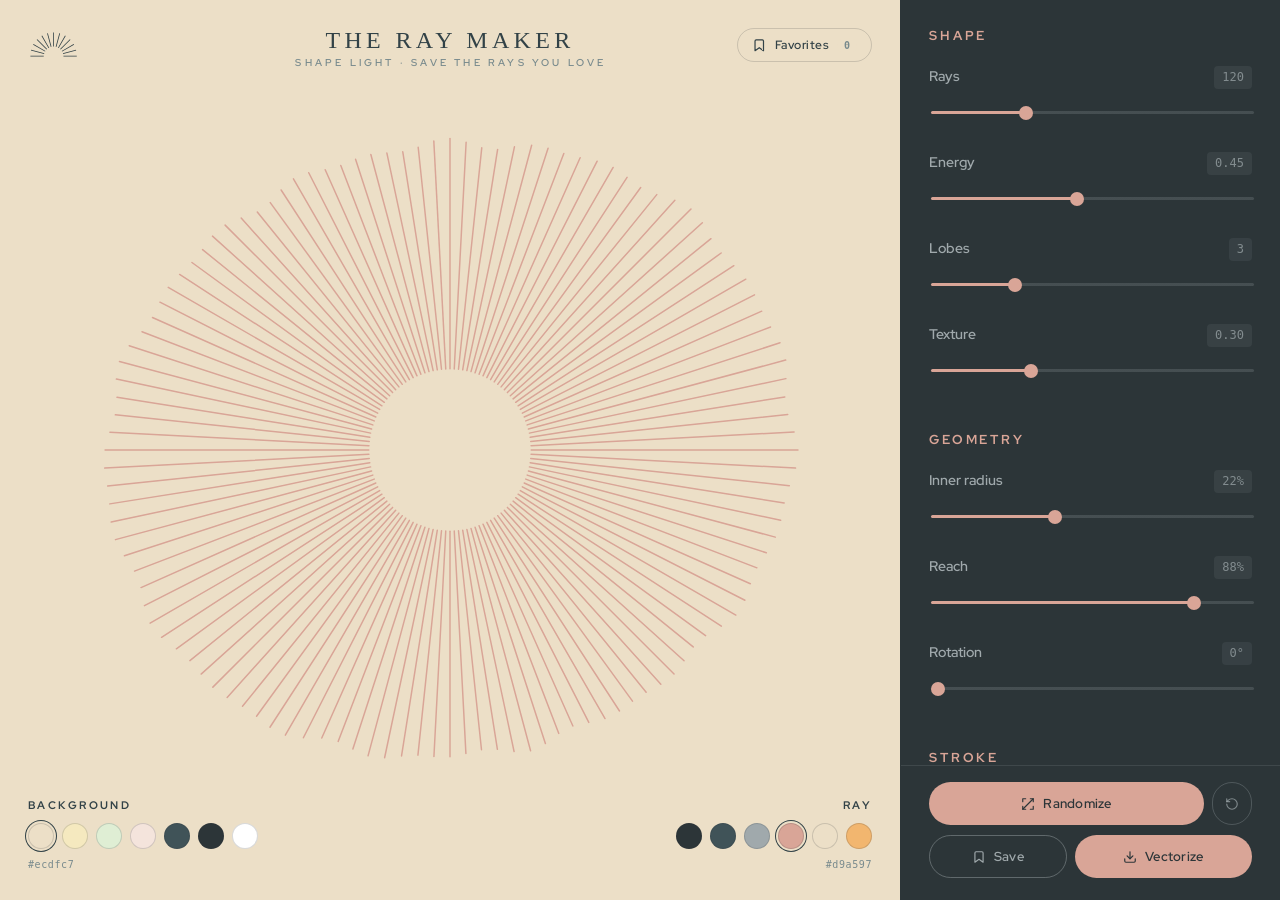
<file: project/Sunburst Configurator.html>
<!doctype html>
<html lang="en">
<head>
<meta charset="utf-8">
<title>Sunburst Configurator — Kaia Cacao</title>
<meta name="viewport" content="width=device-width, initial-scale=1">
<link rel="stylesheet" href="colors_and_type.css">
<style>
  html, body { margin: 0; padding: 0; height: 100%; }
  body {
    font-family: var(--kc-font-sans);
    background: var(--kc-cream-200);
    color: var(--kc-fg);
    overflow: hidden;
  }

  .app {
    display: grid;
    grid-template-columns: 1fr 380px;
    height: 100vh;
    width: 100vw;
  }

  /* ---- Stage ---- */
  .stage {
    position: relative;
    background: var(--kc-cream);
    display: flex;
    align-items: center;
    justify-content: center;
    overflow: hidden;
    --stage-fg: var(--kc-teal-700);
    --stage-fg-muted: var(--kc-fg-muted);
    --stage-chip-ring-inner: var(--kc-cream);
    --stage-chip-border: rgba(44, 53, 56, 0.18);
    transition: background 280ms var(--kc-ease);
  }
  .stage.stage--dark {
    --stage-fg: #ecdfc7;
    --stage-fg-muted: rgba(236, 223, 199, 0.62);
    --stage-chip-ring-inner: rgba(0, 0, 0, 0.35);
    --stage-chip-border: rgba(236, 223, 199, 0.22);
  }
  .stage-inner {
    width: min(82vh, 82%);
    aspect-ratio: 1 / 1;
    position: relative;
    display: flex;
    align-items: center;
    justify-content: center;
  }
  .stage svg { width: 100%; height: 100%; display: block; }

  .stage-header {
    position: absolute;
    top: 28px;
    left: 28px;
    right: 28px;
    display: flex;
    align-items: center;
    justify-content: space-between;
    pointer-events: none;
    gap: 16px;
    z-index: 5;
  }
  .stage-header > * { pointer-events: auto; }
  .brand-mark {
    color: var(--stage-fg);
    display: inline-flex;
    align-items: center;
    transition: color 200ms var(--kc-ease);
  }
  .brand-mark svg { display: block; height: 28px; width: auto; }
  .brand {
    position: absolute;
    left: 50%;
    top: 0;
    transform: translateX(-50%);
    display: flex;
    flex-direction: column;
    align-items: center;
    gap: 6px;
    color: var(--stage-fg);
    text-align: center;
  }
  .brand-title {
    font-family: var(--kc-font-display);
    font-size: 24px;
    letter-spacing: 0.18em;
    line-height: 1;
  }
  .brand-tagline {
    font-family: var(--kc-font-sans);
    font-size: 10px;
    font-weight: 600;
    letter-spacing: 0.32em;
    text-transform: uppercase;
    color: var(--stage-fg-muted);
    line-height: 1;
    padding-left: 2px;
  }
  /* Stage palettes — anchored to bottom corners of the cream stage */
  .stage-palette {
    position: absolute;
    bottom: 28px;
    display: flex;
    flex-direction: column;
    gap: 8px;
    pointer-events: auto;
    z-index: 5;
  }
  .stage-palette--bg { left: 28px; align-items: flex-start; }
  .stage-palette--ray { right: 28px; align-items: flex-end; }
  p.stage-palette-label {
    font-family: var(--kc-font-sans);
    font-size: 11px;
    font-weight: 700;
    letter-spacing: 0.22em;
    text-transform: uppercase;
    color: var(--stage-fg);
    margin: 0;
  }
  .stage-palette .colorchips { display: flex; gap: 8px; flex-wrap: wrap; max-width: 280px; }
  .stage-palette--ray .colorchips { justify-content: flex-end; }
  .stage-palette .stage-chip {
    width: 26px; height: 26px;
    border-radius: 999px;
    cursor: pointer;
    border: 1px solid var(--stage-chip-border);
    transition: transform 160ms var(--kc-ease);
    padding: 0;
  }
  .stage-palette .stage-chip:hover { transform: scale(1.1); }
  .stage-palette .stage-chip.active {
    box-shadow: 0 0 0 2px var(--stage-chip-ring-inner), 0 0 0 3px var(--stage-fg);
  }
  p.stage-palette-hex {
    font-family: var(--kc-font-mono);
    font-size: 10px;
    letter-spacing: 0.06em;
    color: var(--stage-fg-muted);
    margin: 0;
  }

  /* ---- Panel ---- */
  .panel {
    background: #2c3538;
    border-left: 1px solid #2c3538;
    color: #a0a9ac;
    display: flex;
    flex-direction: column;
    min-height: 0;
  }
  .panel-body {
    padding: 22px 28px 22px;
    overflow-y: auto;
    flex: 1;
    min-height: 0;
  }
  .panel-footer {
    padding: 16px 28px 22px;
    background: #2c3538;
    border-top: 1px solid rgba(160,169,172,0.16);
    flex-shrink: 0;
  }

  .group { padding: 20px 0; }
  .group:first-of-type { padding-top: 4px; }
  .group:last-of-type { padding-bottom: 4px; }
  p.group-label {
    font-size: 13px;
    letter-spacing: 0.22em;
    text-transform: uppercase;
    font-weight: 700;
    color: var(--kc-rose);
    margin: 0 0 20px;
  }

  .control + .control { margin-top: 20px; }
  .control { margin-bottom: 0; }
  .control-head {
    display: flex; align-items: baseline; justify-content: space-between;
    margin-bottom: 10px;
  }
  .control-label {
    font-size: 14px;
    font-weight: 600;
    color: #a0a9ac;
  }
  .control-value {
    font-family: var(--kc-font-mono);
    font-size: 12px;
    color: rgba(160,169,172,0.72);
    background: rgba(160,169,172,0.10);
    padding: 2px 8px;
    border-radius: 4px;
  }
  .control-help {
    font-size: 11px;
    color: rgba(160,169,172,0.55);
    margin-top: 6px;
    line-height: 1.4;
  }

  /* Slider */
  input[type="range"] {
    -webkit-appearance: none;
    appearance: none;
    width: 100%;
    height: 24px;
    background: transparent;
    cursor: pointer;
  }
  input[type="range"]::-webkit-slider-runnable-track {
    height: 3px;
    background: linear-gradient(to right, var(--kc-rose) 0%, var(--kc-rose) var(--p, 50%), rgba(160,169,172,0.22) var(--p, 50%), rgba(160,169,172,0.22) 100%);
    border-radius: 2px;
  }
  input[type="range"]::-moz-range-track {
    height: 3px;
    background: rgba(160,169,172,0.22);
    border-radius: 2px;
  }
  input[type="range"]::-moz-range-progress {
    height: 3px;
    background: var(--kc-rose);
    border-radius: 2px;
  }
  input[type="range"]::-webkit-slider-thumb {
    -webkit-appearance: none;
    appearance: none;
    width: 14px; height: 14px;
    border-radius: 999px;
    background: var(--kc-rose);
    border: none;
    box-shadow: none;
    margin-top: -5.5px;
    transition: transform 120ms var(--kc-ease);
  }
  input[type="range"]:active::-webkit-slider-thumb { transform: scale(1.18); }
  input[type="range"]::-moz-range-thumb {
    width: 14px; height: 14px;
    border-radius: 999px;
    background: var(--kc-rose);
    border: none;
    box-shadow: none;
  }

  /* Buttons */
  .btn-row { display: flex; gap: 8px; }
  .btn {
    font-family: var(--kc-font-sans);
    font-weight: 600;
    font-size: 13px;
    letter-spacing: 0.02em;
    padding: 12px 18px;
    border-radius: 999px;
    border: 1px solid transparent;
    cursor: pointer;
    transition: all 200ms var(--kc-ease);
    display: inline-flex;
    align-items: center;
    gap: 8px;
    justify-content: center;
  }
  .btn:active { transform: scale(0.98); }
  .btn--primary {
    background: var(--kc-rose);
    color: #2c3538;
    flex: 1;
  }
  .btn--primary:hover { background: #e8b9ad; }
  .btn--ghost {
    background: transparent;
    color: #a0a9ac;
    border-color: rgba(160,169,172,0.45);
  }
  .btn--ghost:hover { background: rgba(160,169,172,0.10); color: #ecdfc7; border-color: #a0a9ac; }
  .btn--icon {
    padding: 10px 12px;
    background: transparent;
    color: rgba(160,169,172,0.72);
    border: 1px solid rgba(160,169,172,0.30);
  }
  .btn--icon:hover { color: #ecdfc7; border-color: #a0a9ac; }

  /* (chip styles live under .stage-palette \u2014 see top of stylesheet) */

  /* (palette controls moved to stage corners) */

  /* Favorites trigger (anchored in stage header, top-right of stage) */
  .fav-trigger {
    display: inline-flex;
    align-items: center;
    gap: 8px;
    padding: 8px 14px;
    background: transparent;
    border: 1px solid var(--stage-chip-border);
    border-radius: 999px;
    font-family: var(--kc-font-sans);
    font-weight: 600;
    font-size: 12px;
    letter-spacing: 0.04em;
    color: var(--stage-fg);
    cursor: pointer;
    transition: all 200ms var(--kc-ease);
  }
  .fav-trigger:hover { border-color: var(--stage-fg); transform: translateY(-1px); }
  .fav-trigger-count {
    font-family: var(--kc-font-mono);
    font-size: 10px;
    background: var(--stage-chip-ring-inner);
    color: var(--stage-fg-muted);
    padding: 2px 7px;
    border-radius: 999px;
    min-width: 20px;
    text-align: center;
  }
  .fav-trigger.has-items {
    border-color: var(--kc-rose);
    color: var(--kc-rose);
  }
  .fav-trigger.has-items .fav-trigger-count {
    background: var(--kc-rose);
    color: #2c3538;
  }

  /* Drawer */
  .drawer-scrim {
    position: fixed; inset: 0;
    background: rgba(44, 53, 56, 0.32);
    backdrop-filter: blur(2px);
    opacity: 0;
    pointer-events: none;
    transition: opacity 260ms var(--kc-ease);
    z-index: 40;
  }
  .drawer-scrim.open { opacity: 1; pointer-events: auto; }

  .drawer {
    position: fixed;
    top: 0; right: 0;
    width: 460px;
    max-width: 92vw;
    height: 100vh;
    background: #2c3538;
    color: #a0a9ac;
    transform: translateX(100%);
    transition: transform 360ms var(--kc-ease);
    z-index: 50;
    display: flex;
    flex-direction: column;
  }
  .drawer.open { transform: translateX(0); }
  .drawer-head {
    padding: 24px 28px 18px;
    border-bottom: 1px solid rgba(160,169,172,0.16);
    display: flex;
    align-items: flex-start;
    justify-content: space-between;
    gap: 16px;
  }
  .drawer-title {
    font-family: var(--kc-font-display);
    font-size: 28px;
    font-weight: 500;
    letter-spacing: -0.01em;
    color: #ecdfc7;
    margin: 0 0 4px;
  }
  .drawer-sub {
    font-family: var(--kc-font-mono);
    font-size: 12px;
    color: rgba(160,169,172,0.72);
    margin: 0;
  }
  .drawer-body {
    padding: 20px 28px 28px;
    overflow-y: auto;
    flex: 1;
  }
  .favorites-grid {
    display: grid;
    grid-template-columns: repeat(3, 1fr);
    gap: 12px;
  }
  .fav {
    aspect-ratio: 1 / 1;
    background: rgba(160,169,172,0.06);
    border: 1px solid rgba(160,169,172,0.16);
    border-radius: 12px;
    cursor: pointer;
    overflow: hidden;
    position: relative;
    transition: all 200ms var(--kc-ease);
  }
  .fav:hover { border-color: #a0a9ac; transform: translateY(-2px); }
  .fav svg { width: 100%; height: 100%; display: block; }
  .fav-del {
    position: absolute;
    top: 4px; right: 4px;
    width: 20px; height: 20px;
    border-radius: 999px;
    background: rgba(44,53,56,0.92);
    border: none;
    cursor: pointer;
    display: none;
    align-items: center;
    justify-content: center;
    color: rgba(160,169,172,0.85);
    font-size: 14px;
    line-height: 1;
    padding: 0;
  }
  .fav:hover .fav-del { display: flex; }
  .fav-del:hover { color: #ecdfc7; }

  .fav-empty {
    grid-column: 1 / -1;
    text-align: center;
    padding: 22px 12px;
    color: rgba(160,169,172,0.62);
    font-size: 12px;
    border: 1px dashed rgba(160,169,172,0.22);
    border-radius: 12px;
    background: transparent;
  }

  /* Toast */
  .toast {
    position: fixed;
    bottom: 28px;
    left: 50%;
    transform: translateX(-50%) translateY(20px);
    background: var(--kc-cream);
    color: var(--kc-ink);
    padding: 12px 22px;
    border-radius: 999px;
    font-size: 13px;
    font-weight: 500;
    opacity: 0;
    pointer-events: none;
    transition: all 320ms var(--kc-ease);
    z-index: 100;
    display: flex; align-items: center; gap: 8px;
    box-shadow: 0 4px 16px rgba(0,0,0,0.18);
  }
  .toast.show {
    opacity: 1;
    transform: translateX(-50%) translateY(0);
  }

  /* Seed pill */
  .seed-pill {
    display: inline-flex; align-items: center; gap: 6px;
    background: rgba(160,169,172,0.10);
    color: rgba(160,169,172,0.85);
    font-family: var(--kc-font-mono);
    font-size: 11px;
    padding: 4px 10px;
    border-radius: 999px;
  }

  /* Sun icon */
  .sun-icon {
    width: 22px; height: 22px;
    color: var(--kc-rose);
  }

  @media (max-width: 980px) {
    .app { grid-template-columns: 1fr; grid-template-rows: minmax(50vh, 1fr) auto; }
    .panel { border-left: none; border-top: 1px solid #2c3538; }
  }
</style>
</head>
<body class="kc">

<div class="app">

  <!-- ============ STAGE ============ -->
  <section class="stage">
    <div class="stage-header">
      <a class="brand-mark" href="#" aria-label="Kaia Cacao">
        <svg viewBox="0 0 614.6 336.2" xmlns="http://www.w3.org/2000/svg" fill="currentColor" aria-hidden="true">
          <path d="M368.8,204.3l83.9-145.4c-2.7-1.6-5.3-3.2-8.1-4.8l-84.1,145.6c2.8,1.4,5.5,2.9,8.2,4.5Z"/>
          <path d="M307.4,187.2c1.6,0,3.1,0,4.7.1V18.1c-1.6,0-3.1,0-4.7,0s-3.1,0-4.7,0v169.2c1.6,0,3.1-.1,4.7-.1Z"/>
          <path d="M341.5,192.2l43.7-163.1c-3-.9-6-1.7-9-2.5l-43.7,163.2c3.1.7,6.1,1.4,9.1,2.3Z"/>
          <path d="M392.3,223.1l117.6-117.6c-2.1-2.3-4.3-4.5-6.5-6.7l-117.9,117.9c2.3,2.1,4.6,4.2,6.8,6.4Z"/>
          <path d="M422,275.5l156.8-42c-.7-3-1.5-6.1-2.3-9.1l-157.2,42.1c1,2.9,1.9,5.9,2.7,9Z"/>
          <path d="M410.4,247.2l142.5-82.2c-1.5-2.8-3-5.5-4.6-8.2l-142.8,82.5c1.7,2.6,3.4,5.2,4.9,8Z"/>
          <path d="M282.3,189.9L238.6,26.6c-3,.8-6,1.6-9,2.5l43.7,163.1c3-.9,6-1.7,9.1-2.3Z"/>
          <path d="M195.5,266.5l-157.2-42.1c-.8,3-1.6,6-2.3,9.1l156.8,42c.8-3,1.7-6,2.7-9Z"/>
          <path d="M254.1,199.8L170.1,54.2c-2.7,1.5-5.4,3.1-8.1,4.8l83.9,145.4c2.7-1.6,5.4-3.1,8.2-4.5Z"/>
          <path d="M425.5,296.7c.2,3,.3,6,.3,9h159.9c0-3,.2-6,.2-9h-160.4Z"/>
          <path d="M189.2,296.7H28.8c0,3,0,6,.2,9h159.9c0-3,.1-6.1.3-9Z"/>
          <path d="M229.2,216.6l-117.9-117.9c-2.2,2.2-4.4,4.4-6.5,6.7l117.6,117.6c2.2-2.2,4.4-4.4,6.8-6.4Z"/>
          <path d="M209.2,239.3l-142.8-82.5c-1.6,2.7-3.1,5.4-4.6,8.2l142.5,82.2c1.5-2.7,3.2-5.4,4.9-8Z"/>
        </svg>
      </a>
      <div class="brand">
        <div class="brand-title">THE RAY MAKER</div>
        <div class="brand-tagline">Shape light · Save the rays you love</div>
      </div>
      <button class="fav-trigger" id="fav-trigger" title="Favorites">
        <svg width="14" height="14" viewBox="0 0 24 24" fill="none" stroke="currentColor" stroke-width="2" stroke-linecap="round" stroke-linejoin="round"><path d="M19 21l-7-5-7 5V5a2 2 0 0 1 2-2h10a2 2 0 0 1 2 2z"/></svg>
        <span>Favorites</span>
        <span class="fav-trigger-count" id="fav-trigger-count">0</span>
      </button>
    </div>

    <div class="stage-inner">
      <svg id="canvas" viewBox="-500 -500 1000 1000" preserveAspectRatio="xMidYMid meet"></svg>
    </div>

    <!-- Palette controls anchored at stage corners -->
    <div class="stage-palette stage-palette--bg">
      <p class="stage-palette-label">Background</p>
      <div class="colorchips" id="bg-swatches"></div>
      <p class="stage-palette-hex" id="bg-hex">#ecdfc7</p>
    </div>

    <div class="stage-palette stage-palette--ray">
      <p class="stage-palette-label">Ray</p>
      <div class="colorchips" id="colorchips"></div>
      <p class="stage-palette-hex" id="color-hex">#d9a597</p>
    </div>

  </section>

  <!-- ============ PANEL ============ -->
  <aside class="panel">
    <div class="panel-body">

      <div class="group">
        <p class="group-label">Shape</p>

        <div class="control">
          <div class="control-head">
            <span class="control-label">Rays</span>
            <span class="control-value" id="v-rays">120</span>
          </div>
          <input type="range" id="rays" min="24" max="360" step="1" value="120">
        </div>

        <div class="control">
          <div class="control-head">
            <span class="control-label">Energy</span>
            <span class="control-value" id="v-energy">0.45</span>
          </div>
          <input type="range" id="energy" min="0" max="1" step="0.01" value="0.45">
        </div>

        <div class="control">
          <div class="control-head">
            <span class="control-label">Lobes</span>
            <span class="control-value" id="v-lobes">3</span>
          </div>
          <input type="range" id="lobes" min="1" max="9" step="1" value="3">
        </div>

        <div class="control">
          <div class="control-head">
            <span class="control-label">Texture</span>
            <span class="control-value" id="v-texture">0.30</span>
          </div>
          <input type="range" id="texture" min="0" max="1" step="0.01" value="0.30">
        </div>
      </div>

      <div class="group">
        <p class="group-label">Geometry</p>

        <div class="control">
          <div class="control-head">
            <span class="control-label">Inner radius</span>
            <span class="control-value" id="v-inner">22%</span>
          </div>
          <input type="range" id="inner" min="0.05" max="0.5" step="0.005" value="0.22">
        </div>

        <div class="control">
          <div class="control-head">
            <span class="control-label">Reach</span>
            <span class="control-value" id="v-reach">88%</span>
          </div>
          <input type="range" id="reach" min="0.4" max="0.98" step="0.005" value="0.88">
        </div>

        <div class="control">
          <div class="control-head">
            <span class="control-label">Rotation</span>
            <span class="control-value" id="v-rotation">0°</span>
          </div>
          <input type="range" id="rotation" min="0" max="360" step="1" value="0">
        </div>
      </div>

      <div class="group">
        <p class="group-label">Stroke</p>

        <div class="control">
          <div class="control-head">
            <span class="control-label">Weight</span>
            <span class="control-value" id="v-weight">2.0</span>
          </div>
          <input type="range" id="weight" min="0.5" max="8" step="0.1" value="2">
        </div>

        <div class="control">
          <div class="control-head">
            <span class="control-label">Taper</span>
            <span class="control-value" id="v-taper">0.00</span>
          </div>
          <input type="range" id="taper" min="-1" max="1" step="0.01" value="0">
        </div>
      </div>

    </div><!-- /panel-body -->

    <!-- Sticky generate footer -->
    <div class="panel-footer">
      <div class="btn-row" style="margin-bottom: 10px;">
        <button class="btn btn--primary" id="randomize">
          <svg width="14" height="14" viewBox="0 0 24 24" fill="none" stroke="currentColor" stroke-width="2" stroke-linecap="round" stroke-linejoin="round"><path d="M16 3h5v5"/><path d="M8 3H3v5"/><path d="M21 16v5h-5"/><path d="M3 16v5h5"/><path d="M21 3 3 21"/></svg>
          Randomize
        </button>
        <button class="btn btn--icon" id="reset" title="Reset to defaults">
          <svg width="14" height="14" viewBox="0 0 24 24" fill="none" stroke="currentColor" stroke-width="2" stroke-linecap="round" stroke-linejoin="round"><path d="M3 12a9 9 0 1 0 9-9 9.74 9.74 0 0 0-6.74 2.74L3 8"/><path d="M3 3v5h5"/></svg>
        </button>
      </div>
      <div class="btn-row">
        <button class="btn btn--ghost" id="save" style="flex:1">
          <svg width="14" height="14" viewBox="0 0 24 24" fill="none" stroke="currentColor" stroke-width="2" stroke-linecap="round" stroke-linejoin="round"><path d="M19 21l-7-5-7 5V5a2 2 0 0 1 2-2h10a2 2 0 0 1 2 2z"/></svg>
          Save
        </button>
        <button class="btn btn--primary" id="vectorize" style="flex:1.4">
          <svg width="14" height="14" viewBox="0 0 24 24" fill="none" stroke="currentColor" stroke-width="2" stroke-linecap="round" stroke-linejoin="round"><path d="M21 15v4a2 2 0 0 1-2 2H5a2 2 0 0 1-2-2v-4"/><polyline points="7 10 12 15 17 10"/><line x1="12" y1="15" x2="12" y2="3"/></svg>
          Vectorize
        </button>
      </div>
    </div>
  </aside>

  <!-- Favorites drawer -->
  <div class="drawer-scrim" id="drawer-scrim"></div>
  <aside class="drawer" id="drawer" aria-hidden="true">
    <div class="drawer-head">
      <div>
        <h2 class="drawer-title">Favorites</h2>
        <p class="drawer-sub" id="fav-count">0 saved</p>
      </div>
      <button class="btn btn--icon" id="drawer-close" title="Close">
        <svg width="14" height="14" viewBox="0 0 24 24" fill="none" stroke="currentColor" stroke-width="2" stroke-linecap="round" stroke-linejoin="round"><line x1="18" y1="6" x2="6" y2="18"/><line x1="6" y1="6" x2="18" y2="18"/></svg>
      </button>
    </div>
    <div class="drawer-body">
      <div class="favorites-grid" id="favorites">
        <div class="fav-empty">Tap Save to keep a sunburst here.</div>
      </div>
    </div>
  </aside>

</div>

<div class="toast" id="toast"></div>

<script>
/* ============================================================
   Seedable PRNG (mulberry32)
   ============================================================ */
function mulberry32(seed) {
  return function() {
    seed |= 0; seed = seed + 0x6D2B79F5 | 0;
    let t = seed;
    t = Math.imul(t ^ t >>> 15, t | 1);
    t ^= t + Math.imul(t ^ t >>> 7, t | 61);
    return ((t ^ t >>> 14) >>> 0) / 4294967296;
  };
}

/* ============================================================
   State
   ============================================================ */
const PALETTE = [
  { name: 'Ink',     value: '#2c3538' },
  { name: 'Teal',    value: '#405358' },
  { name: 'Stone',   value: '#a0a9ac' },
  { name: 'Rose',    value: '#d9a597' },
  { name: 'Cream',   value: '#ecdfc7' },
  { name: 'Amber',   value: '#f2b66f' },
];

const BACKGROUNDS = [
  '#ecdfc7', '#f5e9bf', '#dfeed4', '#f4e4dc', '#405358', '#2c3538', '#ffffff',
];

const DEFAULT_STATE = {
  rays: 120,
  energy: 0.45,
  lobes: 3,
  texture: 0.30,
  inner: 0.22,
  reach: 0.88,
  rotation: 0,
  weight: 2.0,
  taper: 0.0,
  color: '#d9a597',
  bg: '#ecdfc7',
  seed: 1234,
};

let state = { ...DEFAULT_STATE };

/* ============================================================
   Render
   ============================================================ */
const SVG_NS = 'http://www.w3.org/2000/svg';
const canvas = document.getElementById('canvas');
const stageEl = document.querySelector('.stage');

// Compute relative luminance (0..1) of a hex color
function hexLuminance(hex) {
  const m = hex.replace('#','').match(/.{2}/g);
  if (!m) return 1;
  const [r, g, b] = m.map(h => parseInt(h, 16) / 255);
  const lin = c => (c <= 0.03928 ? c / 12.92 : Math.pow((c + 0.055) / 1.055, 2.4));
  return 0.2126 * lin(r) + 0.7152 * lin(g) + 0.0722 * lin(b);
}

// Apply the chosen background to the stage element and toggle dark mode
function applyStageBackground(hex) {
  if (!stageEl) return;
  stageEl.style.background = hex;
  const dark = hexLuminance(hex) < 0.4;
  stageEl.classList.toggle('stage--dark', dark);
}

function shapeRadius(theta, s) {
  // theta in radians; returns 0..1 multiplier on reach
  const rng = mulberry32(s.seed);
  // pre-build harmonics
  if (!shapeRadius._cache || shapeRadius._cache.seed !== s.seed) {
    const harms = [];
    const baseRng = mulberry32(s.seed);
    // 4 low-frequency harmonics
    for (let i = 0; i < 4; i++) {
      harms.push({
        f: Math.max(1, Math.round(s.lobes * (0.5 + baseRng() * 1.6))),
        a: baseRng(),
        p: baseRng() * Math.PI * 2,
      });
    }
    // 2 high-frequency for texture
    const hi = [];
    for (let i = 0; i < 2; i++) {
      hi.push({
        f: Math.round(8 + baseRng() * 16),
        a: baseRng(),
        p: baseRng() * Math.PI * 2,
      });
    }
    shapeRadius._cache = { seed: s.seed, harms, hi };
  }
  const { harms, hi } = shapeRadius._cache;

  // Combine harmonics, normalized
  let sum = 0, weight = 0;
  for (const h of harms) {
    sum += h.a * Math.sin(theta * h.f + h.p);
    weight += h.a;
  }
  const lowFreq = weight ? sum / weight : 0; // ~ -1..1

  let texSum = 0, texW = 0;
  for (const h of hi) {
    texSum += h.a * Math.sin(theta * h.f + h.p);
    texW += h.a;
  }
  const highFreq = texW ? texSum / texW : 0;

  // Energy controls amplitude of low-freq deformation; texture for high-freq
  const deform = lowFreq * s.energy * 0.45 + highFreq * s.texture * 0.06;
  return 1 + deform; // multiplier; ~1 with wobble
}

function render() {
  // viewBox is -500..500
  const VB = 500;
  const reach = state.reach * VB;        // outer max radius
  const innerR = state.inner * VB;
  const rot = state.rotation * Math.PI / 180;

  // clear
  while (canvas.firstChild) canvas.removeChild(canvas.firstChild);

  // background is now on the .stage element itself — sync it here
  applyStageBackground(state.bg);

  const g = document.createElementNS(SVG_NS, 'g');
  g.setAttribute('stroke', state.color);
  g.setAttribute('stroke-linecap', 'round');
  g.setAttribute('fill', 'none');
  canvas.appendChild(g);

  const N = Math.round(state.rays);
  for (let i = 0; i < N; i++) {
    const t = (i / N) * Math.PI * 2 + rot;
    const mult = shapeRadius(t, state);
    const r = reach * mult;
    if (r <= innerR) continue;
    const x1 = Math.cos(t) * innerR;
    const y1 = Math.sin(t) * innerR;
    const x2 = Math.cos(t) * r;
    const y2 = Math.sin(t) * r;

    const line = document.createElementNS(SVG_NS, 'line');
    line.setAttribute('x1', x1.toFixed(2));
    line.setAttribute('y1', y1.toFixed(2));
    line.setAttribute('x2', x2.toFixed(2));
    line.setAttribute('y2', y2.toFixed(2));

    let w = state.weight;
    if (state.taper !== 0) {
      // taper: scale by length relative to reach
      const lenFactor = (r - innerR) / (reach - innerR);
      w = state.weight * (1 + state.taper * (lenFactor - 0.5) * 1.4);
      w = Math.max(0.2, w);
    }
    line.setAttribute('stroke-width', w.toFixed(2));
    g.appendChild(line);
  }
}

function renderTo(svgEl, s, size = 240) {
  // Render a thumbnail SVG inline
  const VB = 500;
  while (svgEl.firstChild) svgEl.removeChild(svgEl.firstChild);
  svgEl.setAttribute('viewBox', `${-VB} ${-VB} ${VB*2} ${VB*2}`);

  const bg = document.createElementNS(SVG_NS, 'rect');
  bg.setAttribute('x', -VB); bg.setAttribute('y', -VB);
  bg.setAttribute('width', VB*2); bg.setAttribute('height', VB*2);
  bg.setAttribute('fill', s.bg);
  svgEl.appendChild(bg);

  const g = document.createElementNS(SVG_NS, 'g');
  g.setAttribute('stroke', s.color);
  g.setAttribute('stroke-linecap', 'round');
  g.setAttribute('fill', 'none');
  svgEl.appendChild(g);

  const reach = s.reach * VB;
  const innerR = s.inner * VB;
  const rot = s.rotation * Math.PI / 180;
  const N = Math.round(s.rays);

  // recompute cache for this seed
  shapeRadius._cache = null;
  for (let i = 0; i < N; i++) {
    const t = (i / N) * Math.PI * 2 + rot;
    const mult = shapeRadius(t, s);
    const r = reach * mult;
    if (r <= innerR) continue;
    const line = document.createElementNS(SVG_NS, 'line');
    line.setAttribute('x1', (Math.cos(t)*innerR).toFixed(2));
    line.setAttribute('y1', (Math.sin(t)*innerR).toFixed(2));
    line.setAttribute('x2', (Math.cos(t)*r).toFixed(2));
    line.setAttribute('y2', (Math.sin(t)*r).toFixed(2));
    let w = s.weight;
    if (s.taper !== 0) {
      const lenFactor = (r - innerR) / (reach - innerR);
      w = s.weight * (1 + s.taper * (lenFactor - 0.5) * 1.4);
      w = Math.max(0.2, w);
    }
    line.setAttribute('stroke-width', w.toFixed(2));
    g.appendChild(line);
  }
  // restore main cache
  shapeRadius._cache = null;
}

/* ============================================================
   Slider plumbing
   ============================================================ */
function paintTrack(input) {
  const min = +input.min, max = +input.max, val = +input.value;
  const p = ((val - min) / (max - min)) * 100;
  input.style.setProperty('--p', p + '%');
}

const controls = [
  ['rays',     'rays',     v => `${v}`,                v => Math.round(v)],
  ['energy',   'energy',   v => (+v).toFixed(2),       v => +v],
  ['lobes',    'lobes',    v => `${v}`,                v => Math.round(v)],
  ['texture',  'texture',  v => (+v).toFixed(2),       v => +v],
  ['inner',    'inner',    v => `${Math.round(v*100)}%`, v => +v],
  ['reach',    'reach',    v => `${Math.round(v*100)}%`, v => +v],
  ['rotation', 'rotation', v => `${Math.round(v)}°`,   v => +v],
  ['weight',   'weight',   v => (+v).toFixed(1),       v => +v],
  ['taper',    'taper',    v => (+v).toFixed(2),       v => +v],
];

function bindControls() {
  controls.forEach(([id, key, fmt, parse]) => {
    const el = document.getElementById(id);
    const out = document.getElementById('v-' + id);
    el.addEventListener('input', () => {
      state[key] = parse(el.value);
      out.textContent = fmt(el.value);
      paintTrack(el);
      // changing lobes invalidates harmonic cache (lobes seeds harmonic freq)
      if (key === 'lobes') shapeRadius._cache = null;
      render();
    });
    paintTrack(el);
    out.textContent = fmt(el.value);
  });
}

function syncControlsFromState() {
  controls.forEach(([id, key, fmt]) => {
    const el = document.getElementById(id);
    el.value = state[key];
    document.getElementById('v-' + id).textContent = fmt(state[key]);
    paintTrack(el);
  });
  // color
  document.querySelectorAll('#colorchips .stage-chip').forEach(c => {
    c.classList.toggle('active', c.dataset.color === state.color);
  });
  document.getElementById('color-hex').textContent = state.color;
  // bg
  document.querySelectorAll('#bg-swatches .stage-chip').forEach(c => {
    c.classList.toggle('active', c.dataset.bg === state.bg);
  });
  document.getElementById('bg-hex').textContent = state.bg;
}

/* ============================================================
   Color + background swatches
   ============================================================ */
function buildColorChips() {
  const wrap = document.getElementById('colorchips');
  wrap.innerHTML = '';
  PALETTE.forEach(p => {
    const el = document.createElement('button');
    el.className = 'stage-chip' + (p.value === state.color ? ' active' : '');
    el.style.background = p.value;
    el.title = p.name;
    el.dataset.color = p.value;
    el.addEventListener('click', () => {
      state.color = p.value;
      document.querySelectorAll('#colorchips .stage-chip').forEach(c => c.classList.remove('active'));
      el.classList.add('active');
      document.getElementById('color-hex').textContent = p.value;
      render();
    });
    wrap.appendChild(el);
  });
}
function buildBgSwatches() {
  const wrap = document.getElementById('bg-swatches');
  wrap.innerHTML = '';
  BACKGROUNDS.forEach(bg => {
    const el = document.createElement('button');
    el.className = 'stage-chip' + (bg === state.bg ? ' active' : '');
    el.style.background = bg;
    el.dataset.bg = bg;
    el.title = bg;
    el.addEventListener('click', () => {
      state.bg = bg;
      document.querySelectorAll('#bg-swatches .stage-chip').forEach(c => c.classList.remove('active'));
      el.classList.add('active');
      document.getElementById('bg-hex').textContent = bg;
      render();
    });
    wrap.appendChild(el);
  });
}

/* ============================================================
   Randomize / reset
   ============================================================ */
function randomize() {
  const r = Math.random;
  state.seed = Math.floor(r() * 999999);
  state.rays = Math.round(60 + r() * 240);
  state.energy = 0.15 + r() * 0.7;
  state.lobes = 1 + Math.floor(r() * 8);
  state.texture = r() * 0.6;
  state.inner = 0.12 + r() * 0.25;
  state.reach = 0.7 + r() * 0.25;
  state.rotation = Math.floor(r() * 360);
  state.weight = 1 + r() * 4;
  state.taper = (r() - 0.5) * 1.6;
  // 70% keep current color; 30% pick random palette
  if (r() < 0.3) state.color = PALETTE[Math.floor(r() * PALETTE.length)].value;
  shapeRadius._cache = null;
  syncControlsFromState();
  render();
  // pulse the canvas
  canvas.animate(
    [{ opacity: 0.3, transform: 'scale(0.96)' }, { opacity: 1, transform: 'scale(1)' }],
    { duration: 360, easing: 'cubic-bezier(0.22, 1, 0.36, 1)' }
  );
}
function resetState() {
  state = { ...DEFAULT_STATE };
  shapeRadius._cache = null;
  syncControlsFromState();
  render();
  toast('Reset');
}

/* ============================================================
   Vectorize / export
   ============================================================ */
function buildExportSVG(s, opts = {}) {
  const VB = 500;
  shapeRadius._cache = null;
  const reach = s.reach * VB;
  const innerR = s.inner * VB;
  const rot = s.rotation * Math.PI / 180;
  const N = Math.round(s.rays);
  const includeBg = opts.includeBg !== false;

  let body = '';
  for (let i = 0; i < N; i++) {
    const t = (i / N) * Math.PI * 2 + rot;
    const mult = shapeRadius(t, s);
    const r = reach * mult;
    if (r <= innerR) continue;
    const x1 = (Math.cos(t)*innerR).toFixed(2);
    const y1 = (Math.sin(t)*innerR).toFixed(2);
    const x2 = (Math.cos(t)*r).toFixed(2);
    const y2 = (Math.sin(t)*r).toFixed(2);
    let w = s.weight;
    if (s.taper !== 0) {
      const lenFactor = (r - innerR) / (reach - innerR);
      w = Math.max(0.2, s.weight * (1 + s.taper * (lenFactor - 0.5) * 1.4));
    }
    body += `<line x1="${x1}" y1="${y1}" x2="${x2}" y2="${y2}" stroke-width="${w.toFixed(2)}"/>`;
  }
  shapeRadius._cache = null;

  const bgEl = includeBg
    ? `<rect x="${-VB}" y="${-VB}" width="${VB*2}" height="${VB*2}" fill="${s.bg}"/>`
    : '';

  return `<?xml version="1.0" encoding="UTF-8"?>
<svg xmlns="http://www.w3.org/2000/svg" viewBox="${-VB} ${-VB} ${VB*2} ${VB*2}" width="1000" height="1000">
  <title>Kaia Cacao Sunburst</title>
  ${bgEl}
  <g stroke="${s.color}" stroke-linecap="round" fill="none">${body}</g>
</svg>`;
}

function vectorize() {
  const svg = buildExportSVG(state);
  const blob = new Blob([svg], { type: 'image/svg+xml' });
  const url = URL.createObjectURL(blob);
  const a = document.createElement('a');
  const seed = String(state.seed).padStart(4, '0');
  a.href = url;
  a.download = `kaia-sunburst-${seed}.svg`;
  document.body.appendChild(a);
  a.click();
  document.body.removeChild(a);
  setTimeout(() => URL.revokeObjectURL(url), 1000);
  toast('Vectorized · SVG downloaded');
}

/* ============================================================
   Favorites (localStorage)
   ============================================================ */
const FAV_KEY = 'kaia-sunburst-favorites-v1';

function loadFavorites() {
  try { return JSON.parse(localStorage.getItem(FAV_KEY) || '[]'); }
  catch { return []; }
}
function saveFavorites(list) {
  localStorage.setItem(FAV_KEY, JSON.stringify(list));
}
function addFavorite() {
  const list = loadFavorites();
  const snap = JSON.parse(JSON.stringify(state));
  snap._t = Date.now();
  list.unshift(snap);
  if (list.length > 24) list.length = 24;
  saveFavorites(list);
  renderFavorites();
  openDrawer();
  toast('Saved to favorites');
}
function deleteFavorite(idx) {
  const list = loadFavorites();
  list.splice(idx, 1);
  saveFavorites(list);
  renderFavorites();
}
function loadFavorite(idx) {
  const list = loadFavorites();
  const f = list[idx];
  if (!f) return;
  state = { ...DEFAULT_STATE, ...f };
  delete state._t;
  shapeRadius._cache = null;
  syncControlsFromState();
  render();
  closeDrawer();
  toast('Loaded');
}

function renderFavorites() {
  const list = loadFavorites();
  const wrap = document.getElementById('favorites');
  const trigger = document.getElementById('fav-trigger');
  const triggerCount = document.getElementById('fav-trigger-count');
  document.getElementById('fav-count').textContent =
    list.length === 0 ? '0 saved' :
    list.length === 1 ? '1 saved' : `${list.length} saved`;
  triggerCount.textContent = list.length;
  trigger.classList.toggle('has-items', list.length > 0);

  wrap.innerHTML = '';
  if (list.length === 0) {
    const empty = document.createElement('div');
    empty.className = 'fav-empty';
    empty.textContent = 'Tap Save to keep a sunburst here.';
    wrap.appendChild(empty);
    return;
  }

  list.forEach((f, idx) => {
    const card = document.createElement('div');
    card.className = 'fav';
    card.title = `Seed ${f.seed} · ${f.rays} rays`;
    const svg = document.createElementNS(SVG_NS, 'svg');
    card.appendChild(svg);

    const del = document.createElement('button');
    del.className = 'fav-del';
    del.innerHTML = '×';
    del.title = 'Remove';
    del.addEventListener('click', (e) => {
      e.stopPropagation();
      deleteFavorite(idx);
    });
    card.appendChild(del);

    card.addEventListener('click', () => loadFavorite(idx));
    wrap.appendChild(card);
    // render after appended (so it has a size)
    renderTo(svg, f);
  });
}

/* ============================================================
   Toast
   ============================================================ */
let toastTimer;
function toast(msg) {
  const el = document.getElementById('toast');
  el.textContent = msg;
  el.classList.add('show');
  clearTimeout(toastTimer);
  toastTimer = setTimeout(() => el.classList.remove('show'), 1800);
}

/* ============================================================
   Wire up
   ============================================================ */
buildColorChips();
buildBgSwatches();
bindControls();
render();
renderFavorites();

document.getElementById('randomize').addEventListener('click', randomize);
document.getElementById('reset').addEventListener('click', resetState);
document.getElementById('vectorize').addEventListener('click', vectorize);
document.getElementById('save').addEventListener('click', addFavorite);

// Drawer
const drawer = document.getElementById('drawer');
const scrim  = document.getElementById('drawer-scrim');
function openDrawer() {
  drawer.classList.add('open');
  scrim.classList.add('open');
  drawer.setAttribute('aria-hidden', 'false');
}
function closeDrawer() {
  drawer.classList.remove('open');
  scrim.classList.remove('open');
  drawer.setAttribute('aria-hidden', 'true');
}
document.getElementById('fav-trigger').addEventListener('click', openDrawer);
document.getElementById('drawer-close').addEventListener('click', closeDrawer);
scrim.addEventListener('click', closeDrawer);

// Spacebar = randomize
document.addEventListener('keydown', (e) => {
  if (e.code === 'Space' && !['INPUT','TEXTAREA','BUTTON'].includes(document.activeElement.tagName)) {
    e.preventDefault();
    randomize();
  }
  if (e.key === 's' && (e.metaKey || e.ctrlKey)) {
    e.preventDefault();
    addFavorite();
  }
  if (e.key === 'Escape' && drawer.classList.contains('open')) {
    closeDrawer();
  }
});
</script>
</body>
</html>
</file>
<file: project/colors_and_type.css>
/* =========================================================================
   Kaia Cacao — Foundations
   Colors, type, fonts, semantic tokens
   ========================================================================= */

/* ---- Fonts ---------------------------------------------------------------
   Red Hat Display (provided): all sans-serif UI — labels, body, buttons, nav.
   Cormorant Garamond (Google Fonts): the elegant high-contrast serif used in
     the wordmark "KAIA CACAO". Close match to the logo's display face.
     ⚠ FONT SUBSTITUTION — flagged in README. Please confirm or upload the
       actual brand display serif if it's licensed.
   --------------------------------------------------------------------- */

@font-face {
  font-family: "Red Hat Display";
  src: url("fonts/RedHatDisplay-Medium.ttf") format("truetype");
  font-weight: 500;
  font-style: normal;
  font-display: swap;
}
@font-face {
  font-family: "Red Hat Display";
  src: url("fonts/RedHatDisplay-SemiBold.ttf") format("truetype");
  font-weight: 600;
  font-style: normal;
  font-display: swap;
}
@font-face {
  font-family: "Red Hat Display";
  src: url("fonts/RedHatDisplay-Bold.ttf") format("truetype");
  font-weight: 700;
  font-style: normal;
  font-display: swap;
}

@import url("https://fonts.googleapis.com/css2?family=Cormorant+Garamond:wght@400;500;600;700&display=swap");

:root {
  /* ---- Brand palette (from approved swatch sheet) ----------------------- */
  --kc-ink:        #2c3538;  /* near-black slate, deepest text & ground */
  --kc-teal:       #405358;  /* signature deep teal — primary brand surface */
  --kc-stone:      #a0a9ac;  /* cool warm-gray — secondary text, dividers */
  --kc-rose:       #d9a597;  /* dusty rose / clay — wordmark, accents */
  --kc-cream:      #ecdfc7;  /* warm bone / latte — cards, soft backgrounds */
  --kc-amber:      #f2b66f;  /* honey amber — CTA, gold-hour highlight */

  /* ---- Tonal extensions (oklch, harmonized) ----------------------------- */
  --kc-teal-900:   #1f2a2d;
  --kc-teal-700:   #324247;
  --kc-teal-500:   #405358;
  --kc-teal-300:   oklch(0.62 0.022 210);   /* #6a797d ~ */
  --kc-teal-100:   oklch(0.86 0.012 210);

  --kc-rose-700:   oklch(0.62 0.06 28);     /* deeper clay */
  --kc-rose-500:   #d9a597;
  --kc-rose-200:   oklch(0.88 0.03 28);     /* whisper rose */

  --kc-cream-200:  oklch(0.96 0.018 80);    /* page bg, lightest */
  --kc-cream-500:  #ecdfc7;
  --kc-cream-700:  oklch(0.82 0.04 75);

  --kc-amber-500:  #f2b66f;
  --kc-amber-700:  oklch(0.70 0.13 65);

  /* ---- Semantic surface / text ----------------------------------------- */
  --kc-bg:         var(--kc-cream-200);     /* default page */
  --kc-bg-alt:     var(--kc-cream-500);     /* card / inset */
  --kc-bg-deep:    var(--kc-teal-500);      /* hero / footer */
  --kc-bg-night:   var(--kc-ink);

  --kc-fg:         var(--kc-ink);           /* primary text on light */
  --kc-fg-muted:   var(--kc-teal-300);      /* secondary text on light */
  --kc-fg-soft:    var(--kc-stone);         /* tertiary / metadata */
  --kc-fg-on-deep: var(--kc-rose);          /* primary text on teal */
  --kc-fg-on-deep-soft: var(--kc-cream-500);

  --kc-line:       oklch(0.85 0.02 75);     /* hairline on cream */
  --kc-line-deep:  oklch(0.45 0.02 210);    /* hairline on teal */

  --kc-accent:     var(--kc-rose);
  --kc-accent-warm:var(--kc-amber);
  --kc-cta-bg:     var(--kc-ink);
  --kc-cta-fg:     var(--kc-cream-200);

  /* ---- Type families --------------------------------------------------- */
  --kc-font-display: "Cormorant Garamond", "Cormorant", "EB Garamond", Georgia, serif;
  --kc-font-sans:    "Red Hat Display", -apple-system, BlinkMacSystemFont, "Helvetica Neue", Arial, sans-serif;
  --kc-font-mono:    "JetBrains Mono", ui-monospace, "SF Mono", Menlo, monospace;

  /* ---- Type scale (display: serif, ui: sans) --------------------------- */
  --kc-display-1: 96px;   /* hero wordmark style */
  --kc-display-2: 72px;
  --kc-h1:        48px;
  --kc-h2:        36px;
  --kc-h3:        28px;
  --kc-h4:        22px;
  --kc-body-lg:   20px;
  --kc-body:      17px;
  --kc-body-sm:   15px;
  --kc-caption:   13px;
  --kc-eyebrow:   12px;   /* uppercase, letter-spaced */

  --kc-leading-tight: 1.05;
  --kc-leading-snug:  1.2;
  --kc-leading-body:  1.55;
  --kc-leading-loose: 1.75;

  --kc-tracking-tight: -0.01em;
  --kc-tracking-display: -0.02em;
  --kc-tracking-eyebrow: 0.18em;

  /* ---- Spacing (4-step) ------------------------------------------------ */
  --kc-space-1: 4px;
  --kc-space-2: 8px;
  --kc-space-3: 12px;
  --kc-space-4: 16px;
  --kc-space-5: 24px;
  --kc-space-6: 32px;
  --kc-space-7: 48px;
  --kc-space-8: 64px;
  --kc-space-9: 96px;
  --kc-space-10: 128px;

  /* ---- Radii ----------------------------------------------------------- */
  --kc-r-sm:    4px;
  --kc-r-md:    8px;
  --kc-r-lg:    16px;
  --kc-r-xl:    24px;
  --kc-r-pill:  999px;
  --kc-r-card:  20px;

  /* ---- Shadows (soft, warm) ------------------------------------------- */
  --kc-shadow-xs: 0 1px 2px rgba(44, 53, 56, 0.06);
  --kc-shadow-sm: 0 2px 8px rgba(44, 53, 56, 0.06), 0 1px 2px rgba(44, 53, 56, 0.04);
  --kc-shadow-md: 0 6px 20px rgba(44, 53, 56, 0.08), 0 2px 4px rgba(44, 53, 56, 0.04);
  --kc-shadow-lg: 0 18px 40px rgba(44, 53, 56, 0.12), 0 4px 10px rgba(44, 53, 56, 0.06);

  /* ---- Motion ---------------------------------------------------------- */
  --kc-ease:        cubic-bezier(0.22, 1, 0.36, 1);    /* gentle ease-out */
  --kc-ease-in:     cubic-bezier(0.32, 0, 0.67, 0);
  --kc-dur-fast:    160ms;
  --kc-dur:         260ms;
  --kc-dur-slow:    520ms;

  /* ---- Layout ---------------------------------------------------------- */
  --kc-content-w:    1200px;
  --kc-narrow-w:     680px;
}

/* ============================================================
   Semantic tag baseline — opt in by setting class "kc" on root
   ============================================================ */
.kc, .kc * { box-sizing: border-box; }

.kc {
  font-family: var(--kc-font-sans);
  font-size: var(--kc-body);
  line-height: var(--kc-leading-body);
  color: var(--kc-fg);
  background: var(--kc-bg);
  -webkit-font-smoothing: antialiased;
  text-rendering: optimizeLegibility;
}

.kc h1, .kc .kc-h1 {
  font-family: var(--kc-font-display);
  font-weight: 500;
  font-size: var(--kc-h1);
  line-height: var(--kc-leading-tight);
  letter-spacing: var(--kc-tracking-display);
  color: var(--kc-fg);
}
.kc h2, .kc .kc-h2 {
  font-family: var(--kc-font-display);
  font-weight: 500;
  font-size: var(--kc-h2);
  line-height: var(--kc-leading-snug);
  letter-spacing: var(--kc-tracking-display);
}
.kc h3, .kc .kc-h3 {
  font-family: var(--kc-font-display);
  font-weight: 500;
  font-size: var(--kc-h3);
  line-height: var(--kc-leading-snug);
}
.kc h4, .kc .kc-h4 {
  font-family: var(--kc-font-sans);
  font-weight: 600;
  font-size: var(--kc-h4);
  line-height: var(--kc-leading-snug);
  letter-spacing: var(--kc-tracking-tight);
}

.kc p, .kc .kc-p {
  font-family: var(--kc-font-sans);
  font-weight: 500;
  font-size: var(--kc-body);
  line-height: var(--kc-leading-body);
  color: var(--kc-fg);
  text-wrap: pretty;
}

.kc-display {
  font-family: var(--kc-font-display);
  font-weight: 500;
  font-size: var(--kc-display-1);
  line-height: var(--kc-leading-tight);
  letter-spacing: var(--kc-tracking-display);
}

.kc-eyebrow {
  font-family: var(--kc-font-sans);
  font-weight: 600;
  font-size: var(--kc-eyebrow);
  letter-spacing: var(--kc-tracking-eyebrow);
  text-transform: uppercase;
  color: var(--kc-fg-muted);
}

.kc-caption {
  font-family: var(--kc-font-sans);
  font-weight: 500;
  font-size: var(--kc-caption);
  color: var(--kc-fg-soft);
}

.kc code, .kc .kc-mono {
  font-family: var(--kc-font-mono);
  font-size: 0.92em;
  background: var(--kc-cream-500);
  padding: 1px 6px;
  border-radius: var(--kc-r-sm);
}

/* ---- Buttons (low-level baseline) -------------------------------------- */
.kc-btn {
  font-family: var(--kc-font-sans);
  font-weight: 600;
  font-size: var(--kc-body-sm);
  letter-spacing: 0.02em;
  padding: 14px 26px;
  border-radius: var(--kc-r-pill);
  border: 1px solid transparent;
  cursor: pointer;
  transition: transform var(--kc-dur-fast) var(--kc-ease),
              background var(--kc-dur) var(--kc-ease),
              color var(--kc-dur) var(--kc-ease),
              border-color var(--kc-dur) var(--kc-ease);
  display: inline-flex;
  align-items: center;
  gap: var(--kc-space-2);
}
.kc-btn:active { transform: scale(0.98); }

.kc-btn--primary {
  background: var(--kc-ink);
  color: var(--kc-cream-200);
}
.kc-btn--primary:hover { background: var(--kc-teal-700); }

.kc-btn--ghost {
  background: transparent;
  color: var(--kc-fg);
  border-color: var(--kc-fg);
}
.kc-btn--ghost:hover {
  background: var(--kc-ink);
  color: var(--kc-cream-200);
}

.kc-btn--rose {
  background: var(--kc-rose);
  color: var(--kc-teal-700);
}
.kc-btn--rose:hover { background: var(--kc-rose-700); color: var(--kc-cream-200); }

/* ---- Field baseline ---------------------------------------------------- */
.kc-field {
  font-family: var(--kc-font-sans);
  font-size: var(--kc-body);
  font-weight: 500;
  background: transparent;
  color: var(--kc-fg);
  border: none;
  border-bottom: 1px solid var(--kc-fg);
  padding: 14px 4px;
  outline: none;
  width: 100%;
}
.kc-field::placeholder { color: var(--kc-fg-soft); }
.kc-field:focus { border-bottom-color: var(--kc-rose); }
</file>
